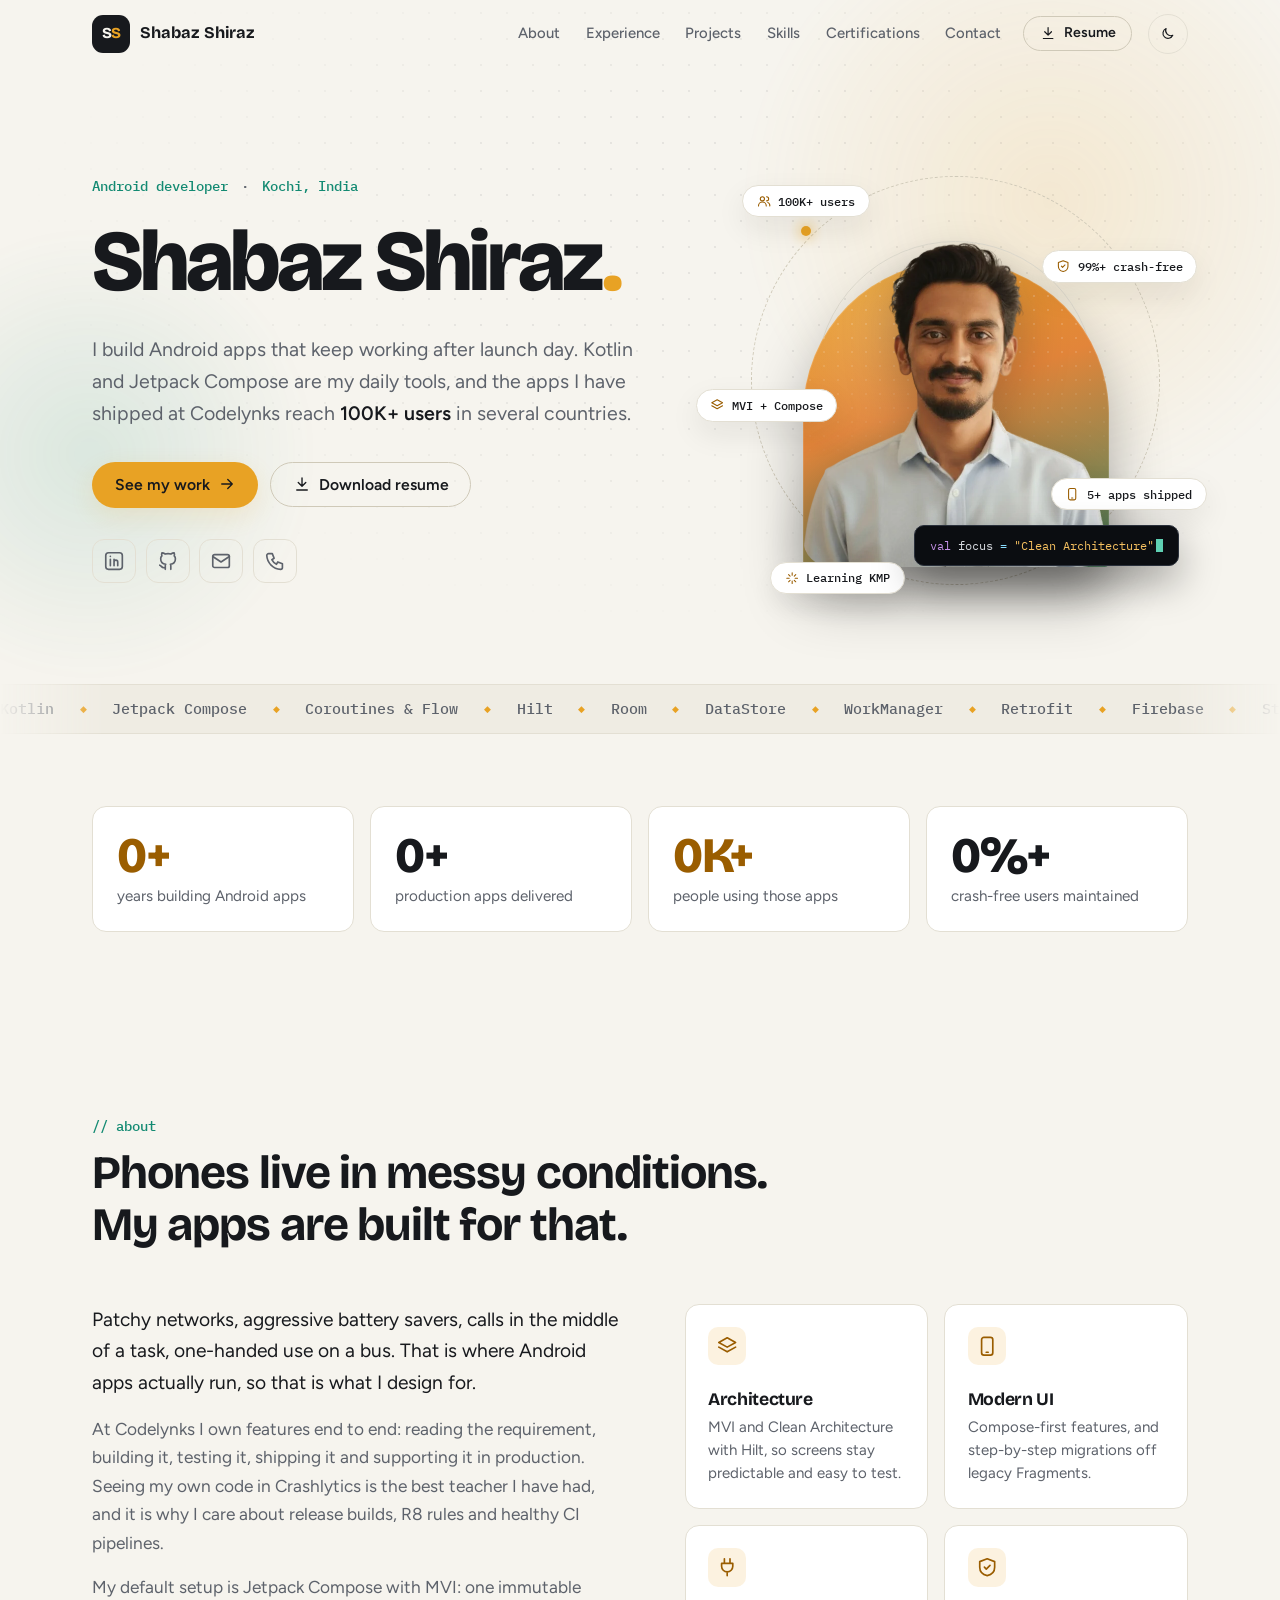
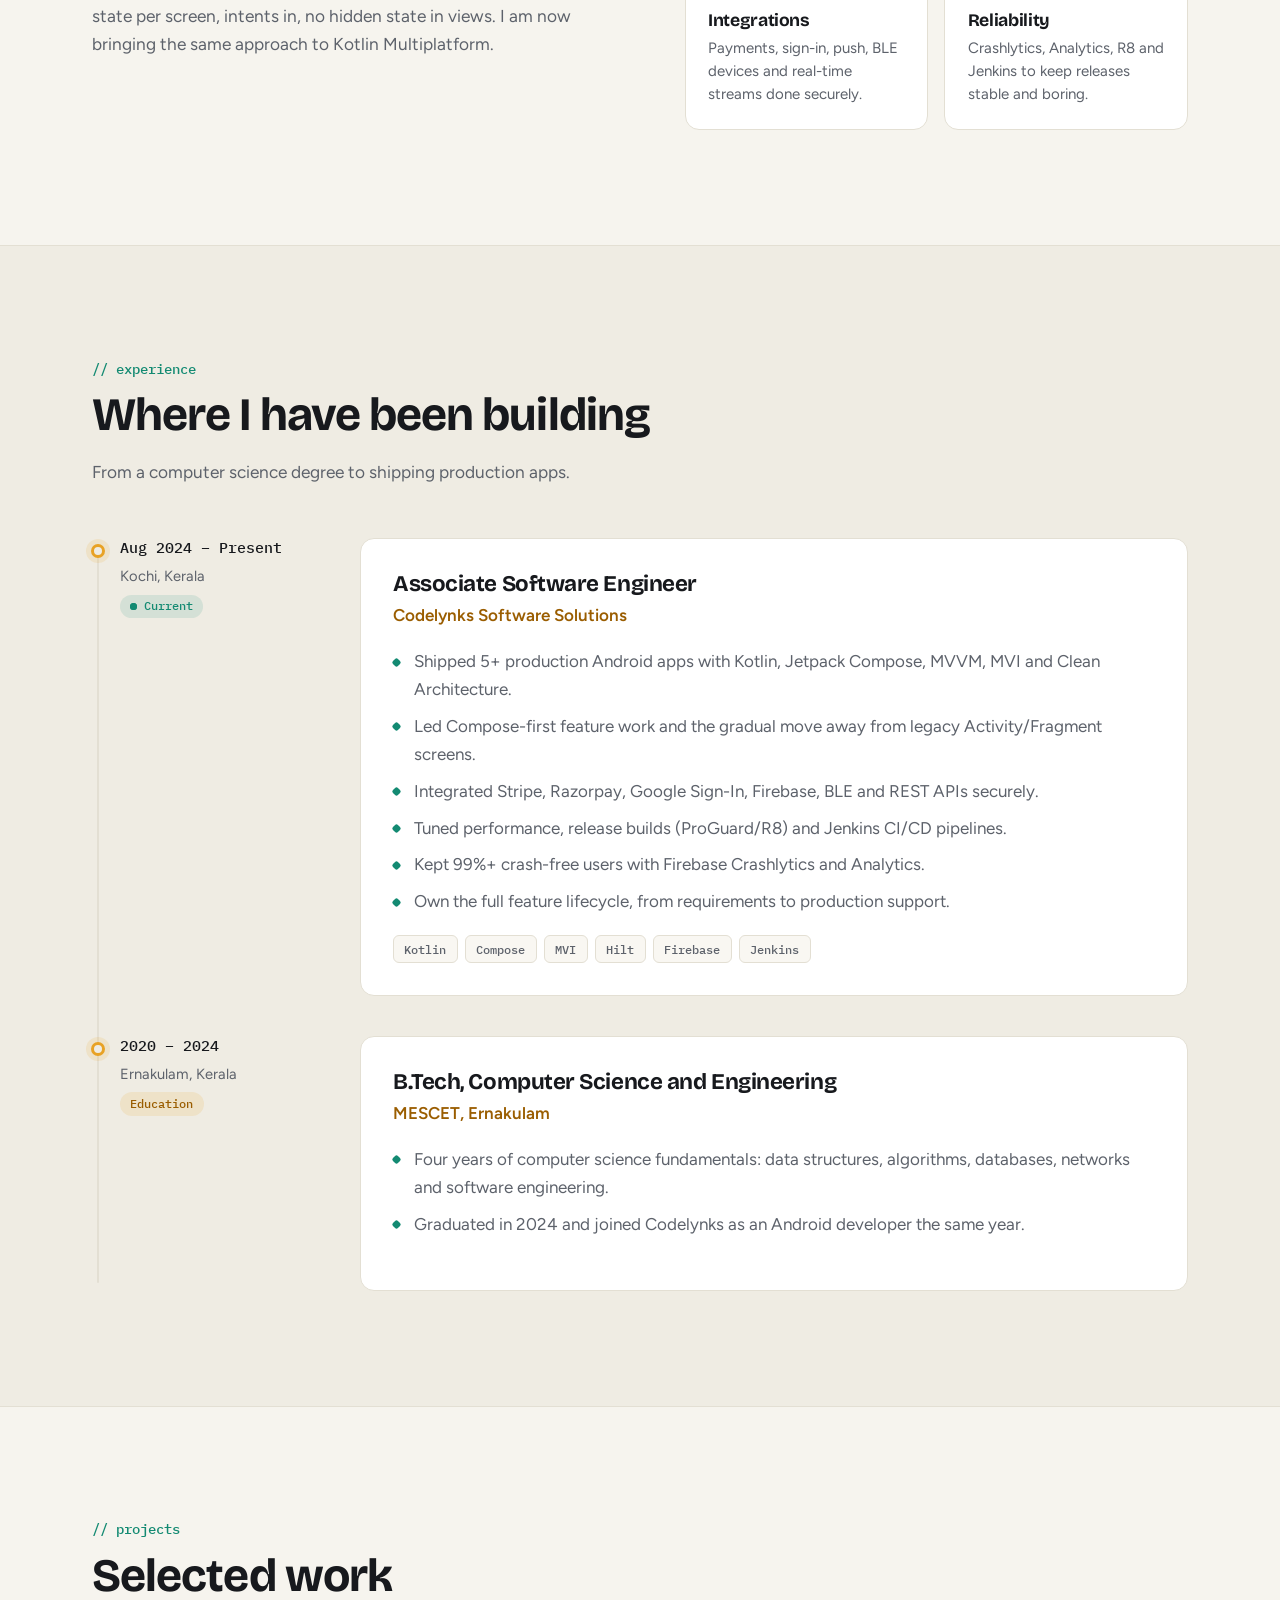
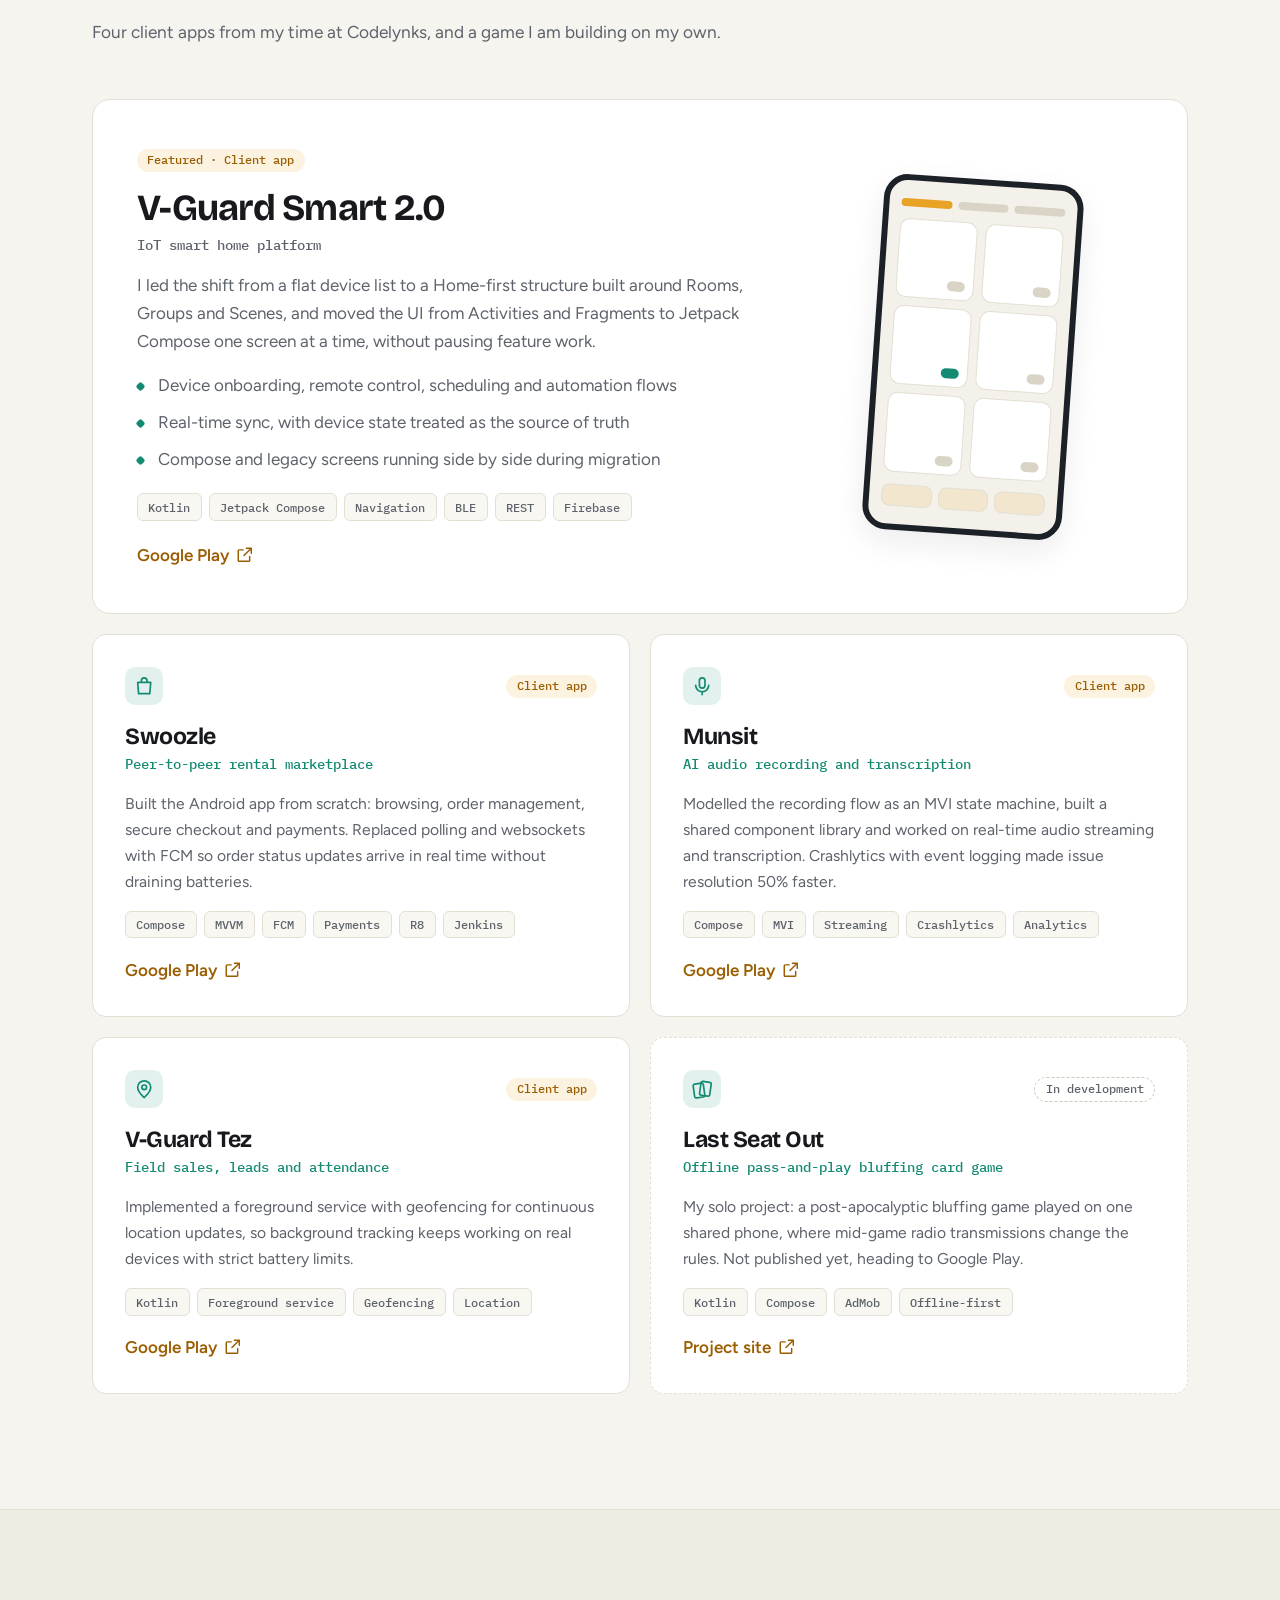
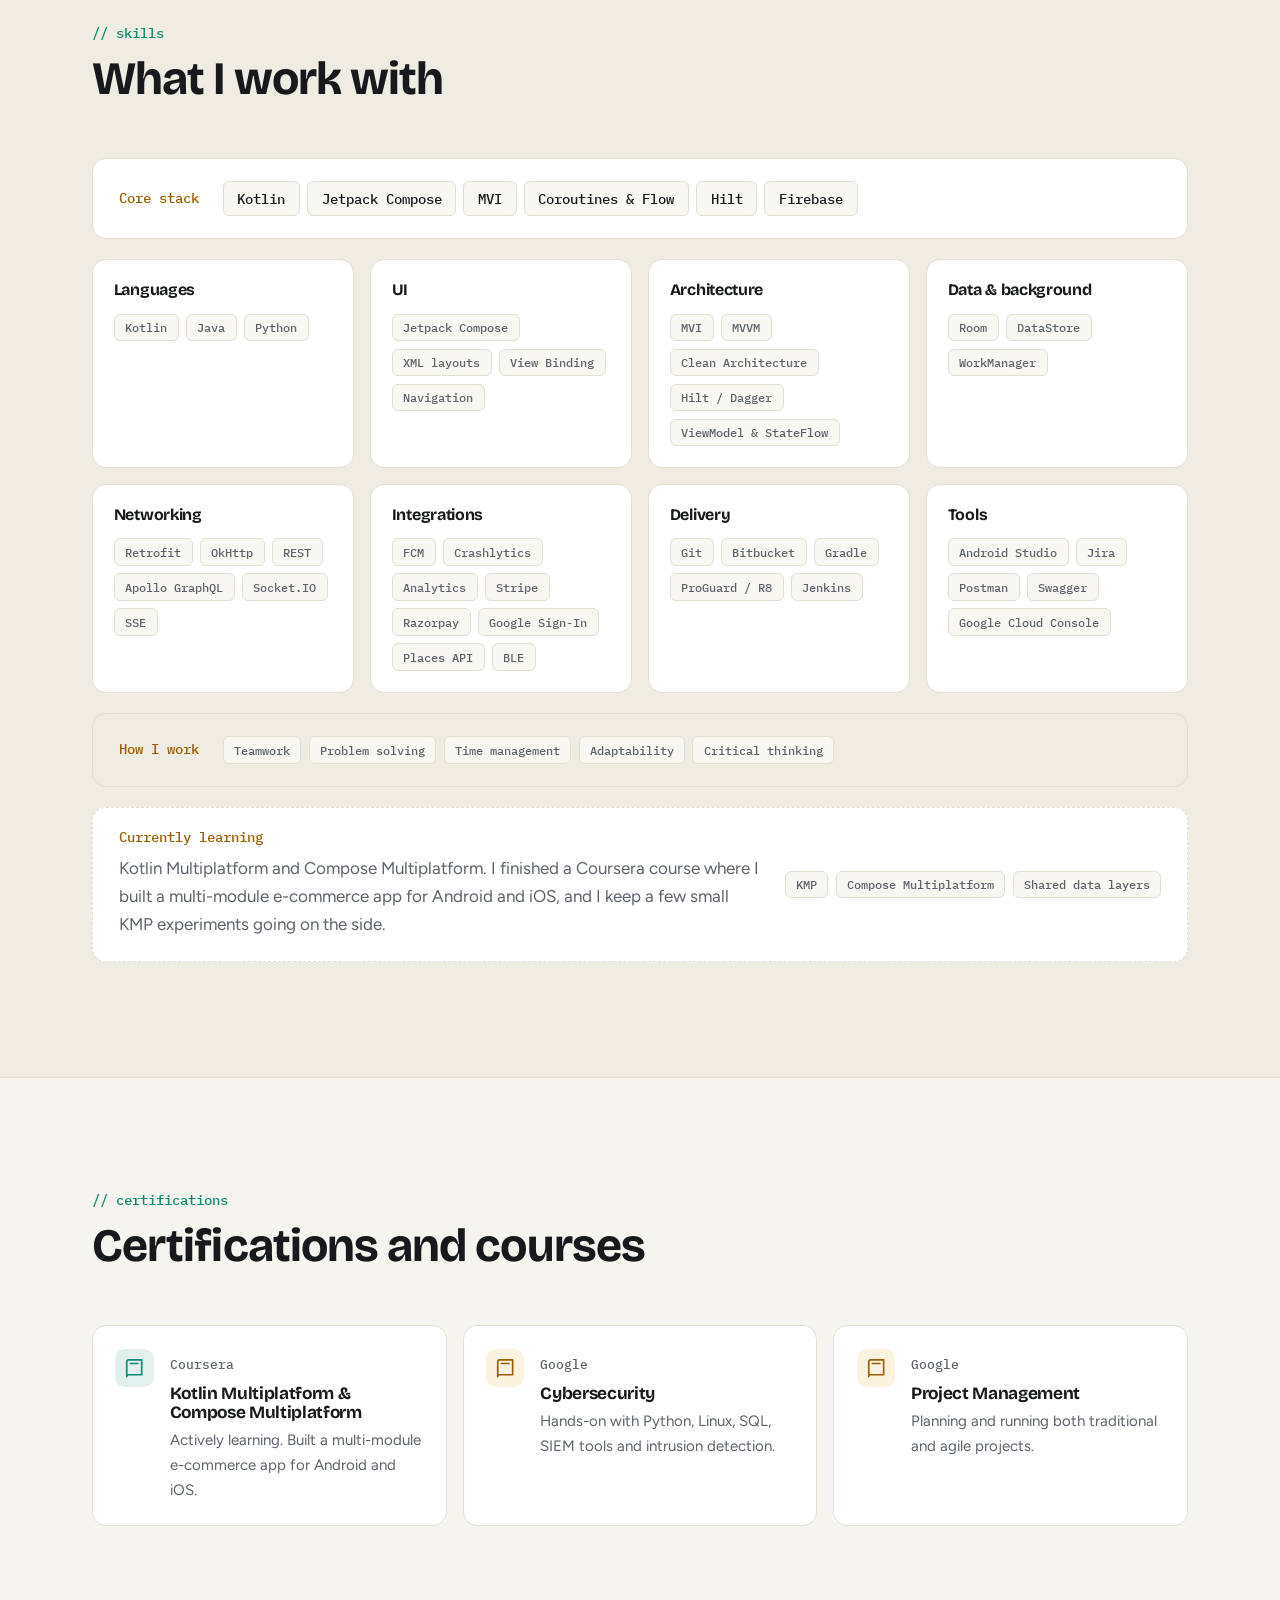
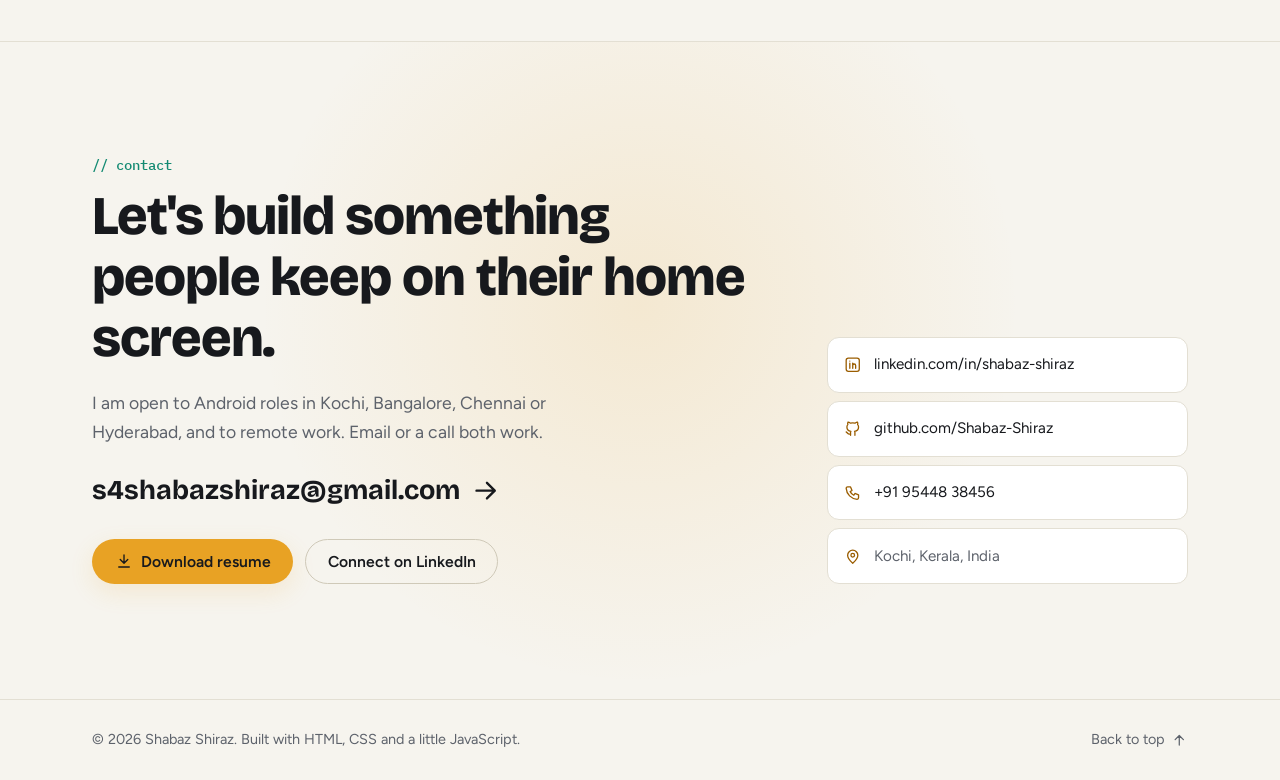
<file: index.html>
<!doctype html>
<html lang="en" data-theme="dark">
<head>
	<meta charset="utf-8">
	<meta name="viewport" content="width=device-width, initial-scale=1">
	<title>Shabaz Shiraz | Android Developer</title>
	<meta name="description" content="Shabaz Shiraz is an Android developer in Kochi building production apps with Kotlin, Jetpack Compose and MVI. 2+ years, 5+ shipped apps, 100K+ users.">
	<meta name="theme-color" id="themeColor" content="#0f1115">
	<meta property="og:type" content="website">
	<meta property="og:title" content="Shabaz Shiraz | Android Developer">
	<meta property="og:description" content="Android developer building production apps with Kotlin, Jetpack Compose and MVI.">
	<meta property="og:image" content="https://shabaz-shiraz.github.io/assets/img/portrait.png">
	<meta property="og:url" content="https://shabaz-shiraz.github.io/">
	<meta property="og:site_name" content="Shabaz Shiraz">
	<meta property="og:image:alt" content="Portrait of Shabaz Shiraz">
	<meta name="twitter:card" content="summary">
	<meta name="author" content="Shabaz Shiraz">
	<link rel="canonical" href="https://shabaz-shiraz.github.io/">
	<link rel="apple-touch-icon" href="assets/img/portrait.png">
	<link rel="manifest" href="site.webmanifest">
	<script type="application/ld+json">
	{
		"@context": "https://schema.org",
		"@type": "Person",
		"name": "Shabaz Shiraz",
		"jobTitle": "Android Developer",
		"url": "https://shabaz-shiraz.github.io/",
		"image": "https://shabaz-shiraz.github.io/assets/img/portrait.png",
		"email": "mailto:s4shabazshiraz@gmail.com",
		"telephone": "+91 9544838456",
		"worksFor": { "@type": "Organization", "name": "Codelynks Software Solutions" },
		"address": { "@type": "PostalAddress", "addressLocality": "Kochi", "addressRegion": "Kerala", "addressCountry": "IN" },
		"sameAs": ["https://www.linkedin.com/in/shabaz-shiraz/", "https://github.com/Shabaz-Shiraz"]
	}
	</script>
	<link rel="icon" href="assets/img/favicon.svg" type="image/svg+xml">

	<!-- Apply the saved or system theme before first paint, so there is no flash -->
	<script>
		(function () {
			var t = null;
			try { t = localStorage.getItem('theme'); } catch (e) {}
			if (t !== 'light' && t !== 'dark') {
				t = window.matchMedia('(prefers-color-scheme: light)').matches ? 'light' : 'dark';
			}
			document.documentElement.setAttribute('data-theme', t);
			document.documentElement.classList.add('js');
		})();
	</script>

	<link rel="preconnect" href="https://fonts.googleapis.com">
	<link rel="preconnect" href="https://fonts.gstatic.com" crossorigin>
	<link href="https://fonts.googleapis.com/css2?family=Bricolage+Grotesque:opsz,wght@12..96,500;12..96,700;12..96,800&family=Figtree:wght@400;500;600&family=IBM+Plex+Mono:wght@400;500&display=swap" rel="stylesheet">
	<link rel="stylesheet" href="assets/css/style.css">
</head>
<body>
	<a class="skip-link" href="#main">Skip to content</a>
	<div class="scroll-progress" id="scrollProgress" aria-hidden="true"></div>

	<!-- Header -->
	<header class="site-header" id="siteHeader">
		<div class="container header-inner">
			<a class="brand" href="#top" aria-label="Shabaz Shiraz, back to top">
				<span class="brand-mark" aria-hidden="true">S<span>S</span></span>
				<span class="brand-name">Shabaz Shiraz</span>
			</a>

			<nav class="main-nav" id="mainNav" aria-label="Main">
				<a class="nav-link" href="#about">About</a>
				<a class="nav-link" href="#experience">Experience</a>
				<a class="nav-link" href="#projects">Projects</a>
				<a class="nav-link" href="#skills">Skills</a>
				<a class="nav-link" href="#education">Certifications</a>
				<a class="nav-link" href="#contact">Contact</a>
				<a class="btn btn-outline btn-sm nav-resume" href="assets/resume/Shabaz_Shiraz_Android_Developer.pdf" download="Shabaz_Shiraz_Android_Developer.pdf">
					<svg class="i" aria-hidden="true"><use href="#i-download"/></svg> Resume
				</a>
			</nav>

			<div class="header-actions">
				<button class="icon-btn" id="themeToggle" type="button" aria-label="Switch theme">
					<svg class="i i-sun" aria-hidden="true"><use href="#i-sun"/></svg>
					<svg class="i i-moon" aria-hidden="true"><use href="#i-moon"/></svg>
				</button>
				<button class="icon-btn menu-toggle" id="menuToggle" type="button" aria-controls="mainNav" aria-expanded="false" aria-label="Open menu">
					<span class="burger" aria-hidden="true"><span></span><span></span><span></span></span>
				</button>
			</div>
		</div>
	</header>

	<main id="main">
		<!-- Hero -->
		<section class="hero" id="top">
			<div class="hero-grid-bg" aria-hidden="true"></div>
			<div class="container hero-inner">
				<div class="hero-copy">
					<p class="eyebrow hero-in" style="--d:0">Android developer <span aria-hidden="true">·</span> Kochi, India</p>
					<h1 class="hero-title hero-in" style="--d:1">Shabaz Shiraz<span class="dot" aria-hidden="true">.</span></h1>
					<p class="hero-lede hero-in" style="--d:2">
						I build Android apps that keep working after launch day. Kotlin and Jetpack Compose are my daily tools, and the apps I have shipped at Codelynks reach <strong>100K+ users</strong> in several countries.
					</p>
					<div class="hero-cta hero-in" style="--d:3">
						<a class="btn btn-primary" href="#projects">See my work <svg class="i" aria-hidden="true"><use href="#i-arrow"/></svg></a>
						<a class="btn btn-outline" href="assets/resume/Shabaz_Shiraz_Android_Developer.pdf" download="Shabaz_Shiraz_Android_Developer.pdf"><svg class="i" aria-hidden="true"><use href="#i-download"/></svg> Download resume</a>
					</div>
					<ul class="social-row hero-in" style="--d:4" aria-label="Profiles">
						<li><a href="https://www.linkedin.com/in/shabaz-shiraz/" target="_blank" rel="noopener" aria-label="LinkedIn"><svg class="i" aria-hidden="true"><use href="#i-linkedin"/></svg></a></li>
						<li><a href="https://github.com/Shabaz-Shiraz" target="_blank" rel="noopener" aria-label="GitHub"><svg class="i" aria-hidden="true"><use href="#i-github"/></svg></a></li>
						<li><a href="mailto:s4shabazshiraz@gmail.com" aria-label="Email"><svg class="i" aria-hidden="true"><use href="#i-mail"/></svg></a></li>
						<li><a href="tel:+919544838456" aria-label="Call"><svg class="i" aria-hidden="true"><use href="#i-call"/></svg></a></li>
					</ul>
				</div>

				<!-- Abstract phone visual with orbiting chips (no photos, no logos) -->
				<div class="hero-visual hero-in" style="--d:2">
					<div class="orbit"></div>
					<div class="orbit orbit-2"></div>
					<div class="portrait">
						<div class="portrait-bg"></div>
						<picture>
							<source srcset="assets/img/portrait.webp" type="image/webp">
							<img src="assets/img/portrait.png" alt="Portrait of Shabaz Shiraz" width="560" height="595" fetchpriority="high">
						</picture>
					</div>

					<span class="chip float c1" aria-hidden="true"><svg class="i" ><use href="#i-users"/></svg>100K+ users</span>
					<span class="chip float c2" aria-hidden="true"><svg class="i"><use href="#i-shield"/></svg>99%+ crash-free</span>
					<span class="chip float c3" aria-hidden="true"><svg class="i"><use href="#i-layers"/></svg>MVI + Compose</span>
					<span class="chip float c4" aria-hidden="true"><svg class="i"><use href="#i-phone"/></svg>5+ apps shipped</span>
					<span class="chip float c5" aria-hidden="true"><svg class="i"><use href="#i-spark"/></svg>Learning KMP</span>

					<div class="code-card" aria-hidden="true">
						<span class="code-key">val</span> focus <span class="code-op">=</span>
						<code data-typing="&quot;Jetpack Compose&quot;|&quot;Clean Architecture&quot;|&quot;Kotlin Multiplatform&quot;|&quot;Crash-free releases&quot;">"Jetpack Compose"</code>
					</div>
				</div>
			</div>

			<!-- Tech marquee: list is duplicated so the loop is seamless -->
			<div class="marquee" aria-label="Technologies I work with">
				<div class="marquee-track">
					<ul>
						<li>Kotlin</li><li>Jetpack Compose</li><li>Coroutines &amp; Flow</li><li>Hilt</li><li>Room</li><li>DataStore</li><li>WorkManager</li><li>Retrofit</li><li>Firebase</li><li>Stripe</li><li>Razorpay</li><li>BLE</li><li>Jenkins</li><li>Kotlin Multiplatform</li>
					</ul>
					<ul aria-hidden="true">
						<li>Kotlin</li><li>Jetpack Compose</li><li>Coroutines &amp; Flow</li><li>Hilt</li><li>Room</li><li>DataStore</li><li>WorkManager</li><li>Retrofit</li><li>Firebase</li><li>Stripe</li><li>Razorpay</li><li>BLE</li><li>Jenkins</li><li>Kotlin Multiplatform</li>
					</ul>
				</div>
			</div>
		</section>

		<!-- Stats -->
		<section class="stats" aria-label="At a glance">
			<div class="container stats-grid" data-stagger>
				<div class="stat reveal"><span class="stat-num" data-count="2" data-suffix="+">2+</span><span class="stat-label">years building Android apps</span></div>
				<div class="stat reveal"><span class="stat-num" data-count="5" data-suffix="+">5+</span><span class="stat-label">production apps delivered</span></div>
				<div class="stat reveal"><span class="stat-num" data-count="100" data-suffix="K+">100K+</span><span class="stat-label">people using those apps</span></div>
				<div class="stat reveal"><span class="stat-num" data-count="99" data-suffix="%+">99%+</span><span class="stat-label">crash-free users maintained</span></div>
			</div>
		</section>

		<!-- About -->
		<section class="section" id="about">
			<div class="container">
				<header class="section-head reveal">
					<p class="section-tag">// about</p>
					<h2>Phones live in messy conditions. My apps are built for that.</h2>
				</header>
				<div class="about-grid">
					<div class="about-copy reveal">
						<p>Patchy networks, aggressive battery savers, calls in the middle of a task, one-handed use on a bus. That is where Android apps actually run, so that is what I design for.</p>
						<p>At Codelynks I own features end to end: reading the requirement, building it, testing it, shipping it and supporting it in production. Seeing my own code in Crashlytics is the best teacher I have had, and it is why I care about release builds, R8 rules and healthy CI pipelines.</p>
						<p>My default setup is Jetpack Compose with MVI: one immutable state per screen, intents in, no hidden state in views. I am now bringing the same approach to Kotlin Multiplatform.</p>
					</div>
					<div class="focus-grid" data-stagger>
						<article class="focus-card reveal">
							<svg class="i" aria-hidden="true"><use href="#i-layers"/></svg>
							<h3>Architecture</h3>
							<p>MVI and Clean Architecture with Hilt, so screens stay predictable and easy to test.</p>
						</article>
						<article class="focus-card reveal">
							<svg class="i" aria-hidden="true"><use href="#i-phone"/></svg>
							<h3>Modern UI</h3>
							<p>Compose-first features, and step-by-step migrations off legacy Fragments.</p>
						</article>
						<article class="focus-card reveal">
							<svg class="i" aria-hidden="true"><use href="#i-plug"/></svg>
							<h3>Integrations</h3>
							<p>Payments, sign-in, push, BLE devices and real-time streams done securely.</p>
						</article>
						<article class="focus-card reveal">
							<svg class="i" aria-hidden="true"><use href="#i-shield"/></svg>
							<h3>Reliability</h3>
							<p>Crashlytics, Analytics, R8 and Jenkins to keep releases stable and boring.</p>
						</article>
					</div>
				</div>
			</div>
		</section>

		<!-- Experience -->
		<section class="section section-alt" id="experience">
			<div class="container">
				<header class="section-head reveal">
					<p class="section-tag">// experience</p>
					<h2>Where I have been building</h2>
					<p class="section-intro">From a computer science degree to shipping production apps.</p>
				</header>
				<ol class="timeline" id="timeline">
					<li class="tl-item reveal">
						<div class="tl-meta">
							<span class="tl-date">Aug 2024 – Present</span>
							<span class="tl-place">Kochi, Kerala</span>
							<span class="badge badge-live"><span class="pulse"></span>Current</span>
						</div>
						<div class="tl-body">
							<h3>Associate Software Engineer</h3>
							<p class="tl-company">Codelynks Software Solutions</p>
							<ul class="tl-list">
								<li>Shipped 5+ production Android apps with Kotlin, Jetpack Compose, MVVM, MVI and Clean Architecture.</li>
								<li>Led Compose-first feature work and the gradual move away from legacy Activity/Fragment screens.</li>
								<li>Integrated Stripe, Razorpay, Google Sign-In, Firebase, BLE and REST APIs securely.</li>
								<li>Tuned performance, release builds (ProGuard/R8) and Jenkins CI/CD pipelines.</li>
								<li>Kept 99%+ crash-free users with Firebase Crashlytics and Analytics.</li>
								<li>Own the full feature lifecycle, from requirements to production support.</li>
							</ul>
							<ul class="tag-list" aria-label="Technologies">
								<li>Kotlin</li><li>Compose</li><li>MVI</li><li>Hilt</li><li>Firebase</li><li>Jenkins</li>
							</ul>
						</div>
					</li>
					<li class="tl-item reveal">
						<div class="tl-meta">
							<span class="tl-date">2020 – 2024</span>
							<span class="tl-place">Ernakulam, Kerala</span>
							<span class="badge">Education</span>
						</div>
						<div class="tl-body">
							<h3>B.Tech, Computer Science and Engineering</h3>
							<p class="tl-company">MESCET, Ernakulam</p>
							<ul class="tl-list">
								<li>Four years of computer science fundamentals: data structures, algorithms, databases, networks and software engineering.</li>
								<li>Graduated in 2024 and joined Codelynks as an Android developer the same year.</li>
							</ul>
						</div>
					</li>
				</ol>
			</div>
		</section>

		<!-- Projects -->
		<section class="section" id="projects">
			<div class="container">
				<header class="section-head reveal">
					<p class="section-tag">// projects</p>
					<h2>Selected work</h2>
					<p class="section-intro">Four client apps from my time at Codelynks, and a game I am building on my own.</p>
				</header>

				<article class="project-featured spot reveal">
					<div class="pf-copy">
						<span class="badge">Featured · Client app</span>
						<h3>V-Guard Smart 2.0</h3>
						<p class="pf-tagline">IoT smart home platform</p>
						<p>I led the shift from a flat device list to a Home-first structure built around Rooms, Groups and Scenes, and moved the UI from Activities and Fragments to Jetpack Compose one screen at a time, without pausing feature work.</p>
						<ul class="tl-list">
							<li>Device onboarding, remote control, scheduling and automation flows</li>
							<li>Real-time sync, with device state treated as the source of truth</li>
							<li>Compose and legacy screens running side by side during migration</li>
						</ul>
						<ul class="tag-list"><li>Kotlin</li><li>Jetpack Compose</li><li>Navigation</li><li>BLE</li><li>REST</li><li>Firebase</li></ul>
						<!-- PLAY STORE: replace with the exact app URL -->
						<a class="pc-link" href="https://play.google.com/store/search?q=V-Guard+Smart&amp;c=apps" target="_blank" rel="noopener">Google Play <svg class="i" aria-hidden="true"><use href="#i-external"/></svg></a>
					</div>
					<div class="pf-art" aria-hidden="true">
						<div class="mini-phone">
							<div class="mp-tabs"><span class="on"></span><span></span><span></span></div>
							<div class="mp-grid"><i class="on"></i><i></i><i class="on"></i><i></i><i></i><i class="on"></i></div>
							<div class="mp-scenes"><span></span><span></span><span></span></div>
						</div>
					</div>
				</article>

				<div class="project-grid" data-stagger>
					<article class="project-card spot reveal">
						<div class="pc-top"><svg class="i" aria-hidden="true"><use href="#i-bag"/></svg><span class="badge">Client app</span></div>
						<h3>Swoozle</h3>
						<p class="pc-tagline">Peer-to-peer rental marketplace</p>
						<p>Built the Android app from scratch: browsing, order management, secure checkout and payments. Replaced polling and websockets with FCM so order status updates arrive in real time without draining batteries.</p>
						<ul class="tag-list"><li>Compose</li><li>MVVM</li><li>FCM</li><li>Payments</li><li>R8</li><li>Jenkins</li></ul>
						<!-- PLAY STORE: replace with the exact app URL -->
						<a class="pc-link" href="https://play.google.com/store/search?q=Swoozle&amp;c=apps" target="_blank" rel="noopener">Google Play <svg class="i" aria-hidden="true"><use href="#i-external"/></svg></a>
					</article>

					<article class="project-card spot reveal">
						<div class="pc-top"><svg class="i" aria-hidden="true"><use href="#i-mic"/></svg><span class="badge">Client app</span></div>
						<h3>Munsit</h3>
						<p class="pc-tagline">AI audio recording and transcription</p>
						<p>Modelled the recording flow as an MVI state machine, built a shared component library and worked on real-time audio streaming and transcription. Crashlytics with event logging made issue resolution 50% faster.</p>
						<ul class="tag-list"><li>Compose</li><li>MVI</li><li>Streaming</li><li>Crashlytics</li><li>Analytics</li></ul>
						<!-- PLAY STORE: replace with the exact app URL -->
						<a class="pc-link" href="https://play.google.com/store/search?q=Munsit&amp;c=apps" target="_blank" rel="noopener">Google Play <svg class="i" aria-hidden="true"><use href="#i-external"/></svg></a>
					</article>

					<article class="project-card spot reveal">
						<div class="pc-top"><svg class="i" aria-hidden="true"><use href="#i-pin"/></svg><span class="badge">Client app</span></div>
						<h3>V-Guard Tez</h3>
						<p class="pc-tagline">Field sales, leads and attendance</p>
						<p>Implemented a foreground service with geofencing for continuous location updates, so background tracking keeps working on real devices with strict battery limits.</p>
						<ul class="tag-list"><li>Kotlin</li><li>Foreground service</li><li>Geofencing</li><li>Location</li></ul>
						<!-- PLAY STORE: replace with the exact app URL -->
						<a class="pc-link" href="https://play.google.com/store/search?q=V-Guard+Tez&amp;c=apps" target="_blank" rel="noopener">Google Play <svg class="i" aria-hidden="true"><use href="#i-external"/></svg></a>
					</article>

					<article class="project-card spot reveal is-wip">
						<div class="pc-top"><svg class="i" aria-hidden="true"><use href="#i-cards"/></svg><span class="badge badge-wip">In development</span></div>
						<h3>Last Seat Out</h3>
						<p class="pc-tagline">Offline pass-and-play bluffing card game</p>
						<p>My solo project: a post-apocalyptic bluffing game played on one shared phone, where mid-game radio transmissions change the rules. Not published yet, heading to Google Play.</p>
						<ul class="tag-list"><li>Kotlin</li><li>Compose</li><li>AdMob</li><li>Offline-first</li></ul>
						<a class="pc-link" href="https://lastseatout.github.io" target="_blank" rel="noopener">Project site <svg class="i" aria-hidden="true"><use href="#i-external"/></svg></a>
					</article>
				</div>
			</div>
		</section>

		<!-- Skills -->
		<section class="section section-alt" id="skills">
			<div class="container">
				<header class="section-head reveal">
					<p class="section-tag">// skills</p>
					<h2>What I work with</h2>
				</header>

				<div class="core-stack reveal">
					<span class="core-label">Core stack</span>
					<ul class="tag-list tag-list-lg"><li>Kotlin</li><li>Jetpack Compose</li><li>MVI</li><li>Coroutines &amp; Flow</li><li>Hilt</li><li>Firebase</li></ul>
				</div>

				<div class="skills-grid" data-stagger>
					<div class="skill-group reveal"><h3>Languages</h3><ul class="tag-list"><li>Kotlin</li><li>Java</li><li>Python</li></ul></div>
					<div class="skill-group reveal"><h3>UI</h3><ul class="tag-list"><li>Jetpack Compose</li><li>XML layouts</li><li>View Binding</li><li>Navigation</li></ul></div>
					<div class="skill-group reveal"><h3>Architecture</h3><ul class="tag-list"><li>MVI</li><li>MVVM</li><li>Clean Architecture</li><li>Hilt / Dagger</li><li>ViewModel &amp; StateFlow</li></ul></div>
					<div class="skill-group reveal"><h3>Data &amp; background</h3><ul class="tag-list"><li>Room</li><li>DataStore</li><li>WorkManager</li></ul></div>
					<div class="skill-group reveal"><h3>Networking</h3><ul class="tag-list"><li>Retrofit</li><li>OkHttp</li><li>REST</li><li>Apollo GraphQL</li><li>Socket.IO</li><li>SSE</li></ul></div>
					<div class="skill-group reveal"><h3>Integrations</h3><ul class="tag-list"><li>FCM</li><li>Crashlytics</li><li>Analytics</li><li>Stripe</li><li>Razorpay</li><li>Google Sign-In</li><li>Places API</li><li>BLE</li></ul></div>
					<div class="skill-group reveal"><h3>Delivery</h3><ul class="tag-list"><li>Git</li><li>Bitbucket</li><li>Gradle</li><li>ProGuard / R8</li><li>Jenkins</li></ul></div>
					<div class="skill-group reveal"><h3>Tools</h3><ul class="tag-list"><li>Android Studio</li><li>Jira</li><li>Postman</li><li>Swagger</li><li>Google Cloud Console</li></ul></div>
				</div>

				<div class="core-stack soft reveal">
					<span class="core-label">How I work</span>
					<ul class="tag-list"><li>Teamwork</li><li>Problem solving</li><li>Time management</li><li>Adaptability</li><li>Critical thinking</li></ul>
				</div>

				<div class="learning reveal">
					<div>
						<span class="core-label">Currently learning</span>
						<p>Kotlin Multiplatform and Compose Multiplatform. I finished a Coursera course where I built a multi-module e-commerce app for Android and iOS, and I keep a few small KMP experiments going on the side.</p>
					</div>
					<ul class="tag-list"><li>KMP</li><li>Compose Multiplatform</li><li>Shared data layers</li></ul>
				</div>
			</div>
		</section>

		<!-- Education -->
		<section class="section" id="education">
			<div class="container">
				<header class="section-head reveal">
					<p class="section-tag">// certifications</p>
					<h2>Certifications and courses</h2>
				</header>
				<div class="edu-grid edu-grid-3" data-stagger>
					<article class="edu-card reveal">
						<svg class="i" aria-hidden="true"><use href="#i-book"/></svg>
						<div>
							<span class="edu-date">Coursera</span>
							<h3>Kotlin Multiplatform &amp; Compose Multiplatform</h3>
							<p>Actively learning. Built a multi-module e-commerce app for Android and iOS.</p>
						</div>
					</article>
					<article class="edu-card reveal">
						<svg class="i" aria-hidden="true"><use href="#i-book"/></svg>
						<div>
							<span class="edu-date">Google</span>
							<h3>Cybersecurity</h3>
							<p>Hands-on with Python, Linux, SQL, SIEM tools and intrusion detection.</p>
						</div>
					</article>
					<article class="edu-card reveal">
						<svg class="i" aria-hidden="true"><use href="#i-book"/></svg>
						<div>
							<span class="edu-date">Google</span>
							<h3>Project Management</h3>
							<p>Planning and running both traditional and agile projects.</p>
						</div>
					</article>
				</div>
			</div>
		</section>

		<!-- Contact -->
		<section class="section contact" id="contact">
			<div class="contact-glow" aria-hidden="true"></div>
			<div class="container contact-inner">
				<div class="reveal">
					<p class="section-tag">// contact</p>
					<h2 class="contact-title">Let's build something people keep on their home screen.</h2>
					<p class="contact-lede">I am open to Android roles in Kochi, Bangalore, Chennai or Hyderabad, and to remote work. Email or a call both work.</p>
					<a class="contact-email" href="mailto:s4shabazshiraz@gmail.com">s4shabazshiraz@gmail.com <svg class="i" aria-hidden="true"><use href="#i-arrow"/></svg></a>
					<div class="contact-cta">
						<a class="btn btn-primary" href="assets/resume/Shabaz_Shiraz_Android_Developer.pdf" download="Shabaz_Shiraz_Android_Developer.pdf"><svg class="i" aria-hidden="true"><use href="#i-download"/></svg> Download resume</a>
						<a class="btn btn-outline" href="https://www.linkedin.com/in/shabaz-shiraz/" target="_blank" rel="noopener">Connect on LinkedIn</a>
					</div>
				</div>
				<ul class="contact-list reveal" data-stagger>
					<li><svg class="i" aria-hidden="true"><use href="#i-linkedin"/></svg><a href="https://www.linkedin.com/in/shabaz-shiraz/" target="_blank" rel="noopener">linkedin.com/in/shabaz-shiraz</a></li>
					<li><svg class="i" aria-hidden="true"><use href="#i-github"/></svg><a href="https://github.com/Shabaz-Shiraz" target="_blank" rel="noopener">github.com/Shabaz-Shiraz</a></li>
					<li><svg class="i" aria-hidden="true"><use href="#i-call"/></svg><a href="tel:+919544838456">+91 95448 38456</a></li>
					<li><svg class="i" aria-hidden="true"><use href="#i-pin"/></svg><span>Kochi, Kerala, India</span></li>
				</ul>
			</div>
		</section>
	</main>

	<footer class="site-footer">
		<div class="container footer-inner">
			<p>© <span id="year">2026</span> Shabaz Shiraz. Built with HTML, CSS and a little JavaScript.</p>
			<a href="#top" class="footer-top">Back to top <svg class="i" aria-hidden="true"><use href="#i-up"/></svg></a>
		</div>
	</footer>

	<a href="#top" class="back-to-top" id="backToTop" aria-label="Back to top"><svg class="i" aria-hidden="true"><use href="#i-up"/></svg></a>

	<!-- Icon sprite (simple line icons, drawn for this site) -->
	<svg width="0" height="0" style="position:absolute" aria-hidden="true">
		<defs>
			<symbol id="i-arrow" viewBox="0 0 24 24"><path d="M5 12h14M13 6l6 6-6 6"/></symbol>
			<symbol id="i-up" viewBox="0 0 24 24"><path d="M12 19V5M6 11l6-6 6 6"/></symbol>
			<symbol id="i-external" viewBox="0 0 24 24"><path d="M14 4h6v6M20 4l-9 9M18 14v5a1 1 0 0 1-1 1H5a1 1 0 0 1-1-1V7a1 1 0 0 1 1-1h5"/></symbol>
			<symbol id="i-download" viewBox="0 0 24 24"><path d="M12 4v11M7 10l5 5 5-5M5 20h14"/></symbol>
			<symbol id="i-sun" viewBox="0 0 24 24"><circle cx="12" cy="12" r="4"/><path d="M12 2v2M12 20v2M4.9 4.9l1.4 1.4M17.7 17.7l1.4 1.4M2 12h2M20 12h2M4.9 19.1l1.4-1.4M17.7 6.3l1.4-1.4"/></symbol>
			<symbol id="i-moon" viewBox="0 0 24 24"><path d="M20 14.5A8 8 0 0 1 9.5 4a8 8 0 1 0 10.5 10.5z"/></symbol>
			<symbol id="i-mail" viewBox="0 0 24 24"><rect x="3" y="5" width="18" height="14" rx="2"/><path d="m3 7 9 6 9-6"/></symbol>
			<symbol id="i-linkedin" viewBox="0 0 24 24"><rect x="3" y="3" width="18" height="18" rx="3"/><path d="M8 10v7M8 7v.01M12 17v-4a2 2 0 0 1 4 0v4M12 10v7"/></symbol>
			<symbol id="i-github" viewBox="0 0 24 24"><path d="M9 19c-4 1.5-4-2-6-2.5M15 21v-3.5c0-1 .1-1.4-.5-2 2.8-.3 5.5-1.4 5.5-6a4.6 4.6 0 0 0-1.3-3.2 4.2 4.2 0 0 0-.1-3.2s-1.1-.3-3.5 1.3a12 12 0 0 0-6.2 0C6.5 2.8 5.4 3.1 5.4 3.1a4.2 4.2 0 0 0-.1 3.2A4.6 4.6 0 0 0 4 9.5c0 4.6 2.7 5.7 5.5 6-.6.6-.6 1.2-.5 2V21"/></symbol>
			<symbol id="i-users" viewBox="0 0 24 24"><circle cx="9" cy="8" r="3.5"/><path d="M2.5 20a6.5 6.5 0 0 1 13 0M16 4.5a3.5 3.5 0 0 1 0 7M18 14a6 6 0 0 1 3.5 6"/></symbol>
			<symbol id="i-shield" viewBox="0 0 24 24"><path d="M12 3 4 6v6c0 5 3.5 8 8 9 4.5-1 8-4 8-9V6z"/><path d="m9 12 2 2 4-4"/></symbol>
			<symbol id="i-layers" viewBox="0 0 24 24"><path d="m12 3 9 5-9 5-9-5z"/><path d="m3 13 9 5 9-5"/></symbol>
			<symbol id="i-phone" viewBox="0 0 24 24"><rect x="6" y="2.5" width="12" height="19" rx="2.5"/><path d="M11 18.5h2"/></symbol>
			<symbol id="i-spark" viewBox="0 0 24 24"><path d="M12 3v4M12 17v4M3 12h4M17 12h4M6 6l2.5 2.5M15.5 15.5 18 18M6 18l2.5-2.5M15.5 8.5 18 6"/></symbol>
			<symbol id="i-plug" viewBox="0 0 24 24"><path d="M9 3v5M15 3v5M6 8h12v3a6 6 0 0 1-12 0zM12 17v4"/></symbol>
			<symbol id="i-bag" viewBox="0 0 24 24"><path d="M5 8h14l-1 12H6zM9 8V6a3 3 0 0 1 6 0v2"/></symbol>
			<symbol id="i-mic" viewBox="0 0 24 24"><rect x="9" y="3" width="6" height="11" rx="3"/><path d="M5 11a7 7 0 0 0 14 0M12 18v3"/></symbol>
			<symbol id="i-call" viewBox="0 0 24 24"><path d="M5 4h4l2 5-2.5 1.5a11 11 0 0 0 5 5L15 13l5 2v4a2 2 0 0 1-2 2A16 16 0 0 1 3 6a2 2 0 0 1 2-2"/></symbol>
			<symbol id="i-pin" viewBox="0 0 24 24"><path d="M12 21s-7-6.2-7-11a7 7 0 0 1 14 0c0 4.8-7 11-7 11z"/><circle cx="12" cy="10" r="2.5"/></symbol>
			<symbol id="i-cards" viewBox="0 0 24 24"><rect x="3" y="6" width="11" height="15" rx="2" transform="rotate(-8 8 13)"/><rect x="10" y="4" width="11" height="15" rx="2" transform="rotate(8 15 11)"/></symbol>
			<symbol id="i-cap" viewBox="0 0 24 24"><path d="m2 9 10-5 10 5-10 5z"/><path d="M6 11v5c3 2.5 9 2.5 12 0v-5M22 9v6"/></symbol>
			<symbol id="i-book" viewBox="0 0 24 24"><path d="M4 5a2 2 0 0 1 2-2h14v16H6a2 2 0 0 0-2 2zM4 21V5M8 7h8"/></symbol>
		</defs>
	</svg>

	<script src="assets/js/main.js" defer></script>
</body>
</html>
</file>
<file: assets/css/style.css>
/* ==========================================================================
   Shabaz Shiraz: portfolio styles
   1. Tokens   2. Base   3. Buttons & chips   4. Header   5. Hero
   6. Marquee & stats   7. Sections   8. About   9. Timeline   10. Projects
   11. Skills   12. Education   13. Contact & footer   14. Motion
   ========================================================================== */

/* 1. Tokens ---------------------------------------------------------------- */
:root {
	--bg: #f6f4ee;
	--bg-alt: #efece3;
	--surface: #ffffff;
	--raised: #f9f7f2;
	--line: #e3dfd3;
	--line-strong: #cfc9b8;
	--fg: #17191d;
	--muted: #5d626b;
	--accent: #e8a224;          /* amber, used for fills and decoration */
	--accent-text: #9a5d00;     /* amber as text, AA on light backgrounds */
	--accent-soft: rgba(232, 162, 36, 0.14);
	--teal: #138a72;
	--teal-soft: rgba(19, 138, 114, 0.12);
	--on-accent: #17191d;
	--header-bg: rgba(246, 244, 238, 0.86);
	--grid-dot: rgba(23, 25, 29, 0.07);
	--shadow: 0 12px 30px rgba(23, 25, 29, 0.08);
	--phone-body: #1c2027;
	--phone-screen: #f3f1ea;
	--ps-ink: #d9d4c6;

	--font-display: "Bricolage Grotesque", "Figtree", system-ui, sans-serif;
	--font-sans: "Figtree", system-ui, -apple-system, "Segoe UI", sans-serif;
	--font-mono: "IBM Plex Mono", ui-monospace, SFMono-Regular, Menlo, monospace;
	--radius: 14px;
	--radius-sm: 8px;
	--header-h: 68px;
	--section-space: clamp(4.5rem, 9vw, 7.5rem);
	--ease: cubic-bezier(0.22, 0.8, 0.24, 1);
	color-scheme: light;
}

:root[data-theme="dark"] {
	--bg: #0f1115;
	--bg-alt: #13161c;
	--surface: #171b22;
	--raised: #1d222b;
	--line: #262c37;
	--line-strong: #353d4b;
	--fg: #e9ebef;
	--muted: #9aa1ad;
	--accent: #f2b33d;
	--accent-text: #f5c060;
	--accent-soft: rgba(242, 179, 61, 0.12);
	--teal: #5fd0b3;
	--teal-soft: rgba(95, 208, 179, 0.12);
	--on-accent: #15130d;
	--header-bg: rgba(15, 17, 21, 0.82);
	--grid-dot: rgba(255, 255, 255, 0.05);
	--shadow: 0 16px 40px rgba(0, 0, 0, 0.35);
	--phone-body: #07090c;
	--phone-screen: #1a1f27;
	--ps-ink: #2b323e;
	color-scheme: dark;
}

/* 2. Base ------------------------------------------------------------------ */
*, *::before, *::after { box-sizing: border-box; }
[hidden] { display: none !important; }
html { scroll-behavior: smooth; scroll-padding-top: calc(var(--header-h) + 12px); -webkit-text-size-adjust: 100%; }
body {
	margin: 0;
	background: var(--bg);
	color: var(--fg);
	font-family: var(--font-sans);
	font-size: 1.0625rem;
	line-height: 1.65;
	-webkit-font-smoothing: antialiased;
	overflow-x: hidden;
}
h1, h2, h3 { font-family: var(--font-display); line-height: 1.12; margin: 0; letter-spacing: -0.02em; }
p { margin: 0 0 1rem; }
a { color: inherit; }
ul, ol { margin: 0; padding: 0; list-style: none; }
strong { color: var(--fg); font-weight: 600; }
::selection { background: var(--accent); color: var(--on-accent); }
:focus-visible { outline: 2px solid var(--accent); outline-offset: 3px; border-radius: 4px; }

.container { width: 100%; max-width: 1160px; margin: 0 auto; padding: 0 clamp(1rem, 4vw, 2rem); }

.i { width: 1.15em; height: 1.15em; flex: none; fill: none; stroke: currentColor; stroke-width: 1.8; stroke-linecap: round; stroke-linejoin: round; }

.skip-link { position: absolute; left: 1rem; top: -3rem; z-index: 100; padding: 0.5rem 1rem; background: var(--accent); color: var(--on-accent); border-radius: var(--radius-sm); text-decoration: none; font-weight: 600; transition: top 0.2s; }
.skip-link:focus { top: 1rem; }

.scroll-progress {
	position: fixed; inset: 0 0 auto 0; height: 3px; z-index: 60;
	background: linear-gradient(90deg, var(--teal), var(--accent));
	transform: scaleX(0); transform-origin: 0 50%;
}

/* 3. Buttons & chips ------------------------------------------------------- */
.btn {
	display: inline-flex; align-items: center; gap: 0.5rem;
	padding: 0.8rem 1.35rem; border-radius: 999px;
	font: 600 0.98rem/1 var(--font-sans); text-decoration: none;
	border: 1.5px solid transparent; cursor: pointer;
	transition: transform 0.25s var(--ease), background-color 0.25s, border-color 0.25s, color 0.25s, box-shadow 0.25s;
}
.btn .i { transition: transform 0.25s var(--ease); }
.btn:hover .i { transform: translateX(3px); }
.btn-primary { background: var(--accent); color: var(--on-accent); box-shadow: 0 8px 24px var(--accent-soft); }
.btn-primary:hover { transform: translateY(-2px); box-shadow: 0 12px 30px var(--accent-soft); }
.btn-outline { border-color: var(--line-strong); color: var(--fg); background: transparent; }
.btn-outline:hover { border-color: var(--accent); color: var(--accent-text); transform: translateY(-2px); }
.btn-sm { padding: 0.5rem 0.95rem; font-size: 0.88rem; }

.chip {
	display: inline-flex; align-items: center; gap: 0.45rem;
	padding: 0.5rem 0.85rem; border-radius: 999px;
	background: var(--surface); border: 1px solid var(--line);
	box-shadow: var(--shadow);
	font: 500 0.78rem/1 var(--font-mono); color: var(--fg); white-space: nowrap;
}
.chip .i { color: var(--accent-text); }

.badge {
	display: inline-flex; align-items: center; gap: 0.4rem;
	padding: 0.28rem 0.65rem; border-radius: 999px;
	font: 500 0.74rem/1.2 var(--font-mono);
	background: var(--accent-soft); color: var(--accent-text);
}
.badge-live { background: var(--teal-soft); color: var(--teal); }
.badge-wip { background: transparent; border: 1px dashed var(--line-strong); color: var(--muted); }
.pulse { width: 7px; height: 7px; border-radius: 50%; background: currentColor; position: relative; }
.pulse::after { content: ""; position: absolute; inset: 0; border-radius: 50%; background: currentColor; animation: ping 1.8s ease-out infinite; }

.tag-list { display: flex; flex-wrap: wrap; gap: 0.45rem; }
.tag-list li {
	padding: 0.3rem 0.65rem; border-radius: 6px;
	background: var(--raised); border: 1px solid var(--line);
	font: 500 0.78rem/1.3 var(--font-mono); color: var(--muted);
	transition: border-color 0.2s, color 0.2s;
}
.tag-list li:hover { border-color: var(--accent); color: var(--fg); }
.tag-list-lg li { font-size: 0.88rem; padding: 0.45rem 0.85rem; color: var(--fg); }

.icon-btn {
	display: inline-grid; place-items: center; width: 40px; height: 40px;
	border-radius: 50%; border: 1px solid var(--line); background: transparent;
	color: var(--fg); cursor: pointer; transition: border-color 0.2s, color 0.2s, transform 0.3s var(--ease);
}
.icon-btn:hover { border-color: var(--accent); color: var(--accent-text); }
#themeToggle:hover { transform: rotate(20deg); }
:root[data-theme="dark"] .i-moon, :root[data-theme="light"] .i-sun { display: none; }

/* 4. Header ---------------------------------------------------------------- */
.site-header {
	position: fixed; inset: 0 0 auto 0; z-index: 50; height: var(--header-h);
	transition: background-color 0.3s, border-color 0.3s, backdrop-filter 0.3s;
	border-bottom: 1px solid transparent;
}
.site-header.is-scrolled, .site-header.is-open {
	background: var(--header-bg); border-bottom-color: var(--line);
	-webkit-backdrop-filter: blur(14px) saturate(1.4); backdrop-filter: blur(14px) saturate(1.4);
}
.header-inner { height: 100%; display: flex; align-items: center; gap: 1rem; }
.brand { display: inline-flex; align-items: center; gap: 0.65rem; text-decoration: none; margin-right: auto; }
.brand-mark {
	display: inline-flex; align-items: center; justify-content: center; width: 38px; height: 38px; border-radius: 11px;
	background: var(--fg); color: var(--bg);
	font: 800 0.95rem/1 var(--font-display); letter-spacing: -0.04em;
	transition: transform 0.4s var(--ease);
}
.brand-mark span { color: var(--accent); }
.brand:hover .brand-mark { transform: rotate(-8deg) scale(1.05); }
.brand-name { font: 700 1.02rem/1 var(--font-display); }

.main-nav { display: flex; align-items: center; gap: 0.2rem; }
.nav-link {
	position: relative; padding: 0.45rem 0.7rem; text-decoration: none;
	font-size: 0.93rem; font-weight: 500; color: var(--muted); transition: color 0.2s;
}
.nav-link::after {
	content: ""; position: absolute; left: 0.7rem; right: 0.7rem; bottom: 0.15rem; height: 2px;
	background: var(--accent); border-radius: 2px; transform: scaleX(0); transform-origin: left;
	transition: transform 0.35s var(--ease);
}
.nav-link:hover, .nav-link.active { color: var(--fg); }
.nav-link:hover::after, .nav-link.active::after { transform: scaleX(1); }
.nav-resume { margin-left: 0.5rem; }
.header-actions { display: flex; gap: 0.5rem; }
.menu-toggle { display: none; }
.burger { display: grid; gap: 4px; width: 18px; }
.burger span { height: 2px; background: currentColor; border-radius: 2px; transition: transform 0.3s var(--ease), opacity 0.2s; }
.menu-toggle[aria-expanded="true"] .burger span:nth-child(1) { transform: translateY(6px) rotate(45deg); }
.menu-toggle[aria-expanded="true"] .burger span:nth-child(2) { opacity: 0; }
.menu-toggle[aria-expanded="true"] .burger span:nth-child(3) { transform: translateY(-6px) rotate(-45deg); }

@media (max-width: 900px) {
	.brand-name { display: none; }
	.menu-toggle { display: inline-grid; }
	.main-nav {
		position: fixed; top: var(--header-h); left: 0; right: 0;
		flex-direction: column; align-items: stretch; gap: 0;
		padding: 0.5rem 1rem 1.25rem; background: var(--header-bg);
		-webkit-backdrop-filter: blur(14px); backdrop-filter: blur(14px);
		border-bottom: 1px solid var(--line);
		transform: translateY(-8px); opacity: 0; visibility: hidden;
		transition: transform 0.3s var(--ease), opacity 0.25s, visibility 0.3s;
	}
	.main-nav.is-open { transform: none; opacity: 1; visibility: visible; }
	.nav-link { padding: 0.85rem 0.25rem; font-size: 1.05rem; border-bottom: 1px solid var(--line); }
	.nav-link::after { display: none; }
	.nav-resume { margin: 1rem 0 0; align-self: flex-start; }
}

/* 5. Hero ------------------------------------------------------------------ */
.hero { position: relative; padding-top: calc(var(--header-h) + clamp(2.5rem, 7vw, 5rem)); overflow: hidden; isolation: isolate; }
.hero-grid-bg {
	position: absolute; inset: 0; z-index: -2;
	background-image: radial-gradient(var(--grid-dot) 1.2px, transparent 1.2px);
	background-size: 26px 26px;
	-webkit-mask-image: radial-gradient(ellipse 80% 70% at 60% 35%, #000 30%, transparent 75%);
	mask-image: radial-gradient(ellipse 80% 70% at 60% 35%, #000 30%, transparent 75%);
}
.hero::before, .hero::after {
	content: ""; position: absolute; z-index: -1; border-radius: 50%; pointer-events: none; filter: blur(10px);
}
.hero::before {
	top: -18%; right: -8%; width: 52vw; height: 52vw; max-width: 720px; max-height: 720px;
	background: radial-gradient(circle, var(--accent-soft), transparent 65%);
	animation: glow-drift 18s ease-in-out infinite alternate;
}
.hero::after {
	bottom: 5%; left: -12%; width: 38vw; height: 38vw; max-width: 520px; max-height: 520px;
	background: radial-gradient(circle, var(--teal-soft), transparent 65%);
	animation: glow-drift 22s ease-in-out infinite alternate-reverse;
}
.hero-inner { display: grid; grid-template-columns: 1.1fr 0.9fr; gap: clamp(2rem, 5vw, 4rem); align-items: center; padding-bottom: clamp(3rem, 6vw, 4.5rem); }

.eyebrow { font: 500 0.85rem/1.4 var(--font-mono); color: var(--teal); margin-bottom: 1.1rem; }
.eyebrow span { color: var(--muted); margin: 0 0.3rem; }
.hero-title { font-size: clamp(2.8rem, 8vw, 5.4rem); font-weight: 800; letter-spacing: -0.035em; margin-bottom: 1.4rem; }
.hero-title .dot { color: var(--accent); }
.hero-lede { font-size: clamp(1.05rem, 1.6vw, 1.22rem); color: var(--muted); max-width: 36rem; margin-bottom: 2rem; }
.hero-cta { display: flex; flex-wrap: wrap; gap: 0.75rem; margin-bottom: 2rem; }
.social-row { display: flex; gap: 0.6rem; }
.social-row a {
	display: inline-grid; place-items: center; width: 44px; height: 44px; border-radius: 12px;
	border: 1px solid var(--line); color: var(--muted);
	transition: color 0.2s, border-color 0.2s, transform 0.3s var(--ease), background-color 0.2s;
}
.social-row a:hover { color: var(--accent-text); border-color: var(--accent); background: var(--accent-soft); transform: translateY(-3px); }
.social-row .i { width: 1.3em; height: 1.3em; }

/* Hero visual: an abstract phone, two orbits, floating chips and a typing card */
.hero-visual { position: relative; aspect-ratio: 1; max-width: 480px; width: 100%; justify-self: center; display: grid; place-items: center; }
.orbit { position: absolute; inset: 6%; border: 1.5px dashed var(--line-strong); border-radius: 50%; animation: spin 70s linear infinite; }
.orbit::before { content: ""; position: absolute; top: 12%; left: 12%; width: 10px; height: 10px; border-radius: 50%; background: var(--accent); box-shadow: 0 0 14px var(--accent); }
.orbit-2 { inset: 20%; border-style: solid; border-color: var(--line); animation-duration: 45s; animation-direction: reverse; }
.orbit-2::before { top: auto; bottom: 8%; left: auto; right: 14%; width: 8px; height: 8px; background: var(--teal); box-shadow: 0 0 12px var(--teal); }

.phone {
	position: relative; z-index: 1; width: 43%; aspect-ratio: 9 / 18.5;
	background: var(--phone-body); border-radius: 28px; padding: 7px;
	box-shadow: 0 30px 60px rgba(0, 0, 0, 0.35), inset 0 0 0 1.5px rgba(255, 255, 255, 0.08);
	animation: phone-bob 7s ease-in-out infinite;
}
.phone-notch { position: absolute; top: 12px; left: 50%; width: 32%; height: 9px; transform: translateX(-50%); background: var(--phone-body); border-radius: 0 0 8px 8px; z-index: 2; }
.phone-screen {
	height: 100%; border-radius: 22px; background: var(--phone-screen); overflow: hidden;
	padding: 24px 10px 10px; display: flex; flex-direction: column; gap: 8px; position: relative;
}
.ps-bar { display: flex; justify-content: space-between; }
.ps-bar span { height: 6px; width: 30%; border-radius: 3px; background: var(--ps-ink); }
.ps-bar span:last-child { width: 14%; }
.ps-card { background: var(--surface); border-radius: 10px; padding: 8px; display: grid; gap: 5px; border: 1px solid var(--line); }
.ps-card i { display: block; height: 34px; border-radius: 7px; background: linear-gradient(120deg, var(--accent), #f6d38a); }
.ps-card b { display: block; height: 5px; border-radius: 3px; background: var(--ps-ink); }
.ps-card b.short { width: 55%; }
.ps-row { display: grid; grid-template-columns: repeat(3, 1fr); gap: 6px; }
.ps-tile { aspect-ratio: 1; border-radius: 9px; background: var(--surface); border: 1px solid var(--line); display: grid; place-items: center; transition: background-color 0.4s; }
.ps-tile i { width: 40%; aspect-ratio: 1; border-radius: 50%; border: 2px solid var(--ps-ink); transition: border-color 0.4s, background-color 0.4s; }
.ps-tile.on { background: var(--teal-soft); }
.ps-tile.on i { border-color: var(--teal); background: var(--teal); }
.ps-wave { display: flex; align-items: center; gap: 3px; height: 26px; padding: 0 4px; }
.ps-wave span { flex: 1; height: 30%; border-radius: 2px; background: var(--accent); animation: wave 1.2s ease-in-out infinite; }
.ps-wave span:nth-child(2n) { animation-delay: -0.3s; background: var(--teal); }
.ps-wave span:nth-child(3n) { animation-delay: -0.6s; }
.ps-wave span:nth-child(4n) { animation-delay: -0.9s; }
.ps-fab { position: absolute; right: 10px; bottom: 10px; width: 26px; height: 26px; border-radius: 9px; background: var(--accent); box-shadow: 0 6px 14px var(--accent-soft); }

/* Portrait: cut-out photo rising out of a gradient arch */
.portrait { position: relative; z-index: 1; width: 66%; aspect-ratio: 0.82; display: flex; align-items: flex-end; justify-content: center; }
.portrait-bg {
	position: absolute; left: 0; right: 0; bottom: 0; height: 82%;
	border-radius: 999px 999px 28px 28px;
	background:
		radial-gradient(circle at 30% 20%, rgba(255, 255, 255, 0.18), transparent 45%),
		linear-gradient(160deg, var(--accent) 0%, #e2853a 45%, var(--teal) 120%);
	box-shadow: 0 30px 60px rgba(0, 0, 0, 0.3), inset 0 0 0 1px rgba(255, 255, 255, 0.12);
	overflow: hidden;
}
.portrait-bg::after { /* soft dotted texture */
	content: ""; position: absolute; inset: 0;
	background-image: radial-gradient(rgba(255, 255, 255, 0.22) 1px, transparent 1px); background-size: 14px 14px;
	-webkit-mask-image: linear-gradient(180deg, #000, transparent 70%); mask-image: linear-gradient(180deg, #000, transparent 70%);
}
.portrait picture { position: relative; display: block; width: 100%; }
.portrait img {
	display: block; width: 100%; height: auto; border-radius: 0 0 28px 28px;
	filter: drop-shadow(0 18px 24px rgba(0, 0, 0, 0.25));
	animation: portrait-in 1.1s var(--ease) 0.35s both;
}
@keyframes portrait-in { from { opacity: 0; transform: translateY(26px) scale(0.97); } }

.float { position: absolute; z-index: 2; animation: float 6s ease-in-out infinite; }
.c1 { top: 8%; left: 4%; }
.c2 { top: 22%; right: -2%; animation-delay: -1.5s; }
.c3 { top: 52%; left: -6%; animation-delay: -3s; }
.c4 { bottom: 22%; right: -4%; animation-delay: -4.5s; }
.c5 { bottom: 4%; left: 10%; animation-delay: -2.2s; }

.code-card {
	position: absolute; z-index: 3; bottom: 10%; right: 2%;
	padding: 0.7rem 0.95rem; border-radius: 10px;
	background: #0b0d11; color: #d7dae0; border: 1px solid #2a303b;
	font: 400 0.76rem/1.4 var(--font-mono); box-shadow: 0 16px 40px rgba(0, 0, 0, 0.35);
	min-width: 15.5rem;
}
.code-key { color: #c792ea; }
.code-op { color: #89ddff; }
.code-card code { color: #f5c060; font-family: inherit; }
.code-card code.is-typing::after {
	content: ""; display: inline-block; width: 0.5em; height: 1em; margin-left: 2px; vertical-align: -0.15em;
	background: #5fd0b3; animation: caret 1s steps(1) infinite;
}

@media (max-width: 900px) {
	.hero-inner { grid-template-columns: 1fr; }
	.hero-visual { max-width: 420px; order: 2; }
}
@media (max-width: 480px) {
	.chip { font-size: 0.68rem; padding: 0.4rem 0.65rem; }
	.c3 { left: -2%; } .c2, .c4 { right: 0; }
	.code-card { min-width: 0; right: 0; bottom: 13%; font-size: 0.68rem; }
	.c5 { bottom: 0; left: 4%; }
}

/* 6. Marquee & stats ------------------------------------------------------- */
.marquee {
	border-block: 1px solid var(--line); background: var(--bg-alt); overflow: hidden; padding: 1rem 0;
	-webkit-mask-image: linear-gradient(90deg, transparent, #000 8%, #000 92%, transparent);
	mask-image: linear-gradient(90deg, transparent, #000 8%, #000 92%, transparent);
}
.marquee-track { display: flex; width: max-content; animation: marquee 40s linear infinite; }
.marquee:hover .marquee-track { animation-play-state: paused; }
.marquee ul { display: flex; flex: none; }
.marquee li {
	display: inline-flex; align-items: center; gap: 1.6rem; padding-right: 1.6rem;
	font: 500 0.95rem/1 var(--font-mono); color: var(--muted); white-space: nowrap;
}
.marquee li::after { content: "◆"; font-size: 0.55rem; color: var(--accent); }

.stats { padding: clamp(3rem, 6vw, 4.5rem) 0; }
.stats-grid { display: grid; grid-template-columns: repeat(4, 1fr); gap: 1rem; }
.stat {
	padding: 1.5rem; border-radius: var(--radius); background: var(--surface); border: 1px solid var(--line);
	display: flex; flex-direction: column; gap: 0.35rem;
}
.stat-num { font: 800 clamp(2.2rem, 4.5vw, 3.1rem)/1 var(--font-display); letter-spacing: -0.03em; color: var(--fg); font-variant-numeric: tabular-nums; }
.stat:nth-child(odd) .stat-num { color: var(--accent-text); }
.stat-label { color: var(--muted); font-size: 0.95rem; line-height: 1.4; }
.stat { position: relative; overflow: hidden; }
.stat::after { content: ""; position: absolute; left: 0; bottom: 0; height: 3px; width: 100%; background: linear-gradient(90deg, var(--teal), var(--accent)); transform: scaleX(0); transform-origin: left; transition: transform 1.8s var(--ease); }
.stat.is-counted::after { transform: scaleX(1); }
@media (max-width: 800px) { .stats-grid { grid-template-columns: repeat(2, 1fr); } }

/* 7. Sections -------------------------------------------------------------- */
.section { padding: var(--section-space) 0; position: relative; }
#experience { overflow-x: clip; }
.section-alt { background: var(--bg-alt); border-block: 1px solid var(--line); }
.section-head { max-width: 46rem; margin-bottom: clamp(2rem, 5vw, 3.25rem); }
.section-tag { font: 500 0.88rem/1 var(--font-mono); color: var(--teal); margin-bottom: 0.9rem; }
.section-head h2 { font-size: clamp(1.9rem, 4.2vw, 2.9rem); font-weight: 700; }
.section-intro { color: var(--muted); margin: 1rem 0 0; font-size: 1.08rem; }

/* 8. About ----------------------------------------------------------------- */
.about-grid { display: grid; grid-template-columns: 1.05fr 1fr; gap: clamp(2rem, 5vw, 4rem); align-items: start; }
.about-copy p { color: var(--muted); font-size: 1.08rem; }
.about-copy p:first-child { color: var(--fg); font-size: 1.2rem; }
.focus-grid { display: grid; grid-template-columns: 1fr 1fr; gap: 1rem; }
.focus-card {
	padding: 1.4rem; border-radius: var(--radius); background: var(--surface); border: 1px solid var(--line);
	transition: transform 0.35s var(--ease), border-color 0.25s, box-shadow 0.35s;
}
.focus-card:hover { transform: translateY(-4px); border-color: var(--line-strong); box-shadow: var(--shadow); }
.focus-card > .i { width: 2.4rem; height: 2.4rem; padding: 0.5rem; border-radius: 10px; background: var(--accent-soft); color: var(--accent-text); margin-bottom: 1rem; }
.focus-card h3 { font-size: 1.1rem; margin-bottom: 0.4rem; }
.focus-card p { color: var(--muted); font-size: 0.94rem; margin: 0; line-height: 1.55; }
@media (max-width: 900px) { .about-grid { grid-template-columns: 1fr; } }
@media (max-width: 480px) { .focus-grid { grid-template-columns: 1fr; } }

/* 9. Timeline -------------------------------------------------------------- */
.timeline { position: relative; padding-left: 1.75rem; }
.timeline { display: grid; gap: 2.5rem; }
.timeline::before, .timeline::after { content: ""; position: absolute; left: 5px; top: 0.5rem; bottom: 0.5rem; width: 2px; border-radius: 2px; }
.timeline::before { background: var(--line); }
/* Progress line: JS sets --tl (0 to 1) as the timeline scrolls through the viewport */
.timeline::after { background: linear-gradient(var(--teal), var(--accent)); transform: scaleY(var(--tl, 1)); transform-origin: top; box-shadow: 0 0 12px var(--accent-soft); }
.tl-item { position: relative; display: grid; grid-template-columns: 13rem 1fr; gap: 2rem; }
.tl-item::before {
	content: ""; position: absolute; left: calc(-1.75rem - 1px); top: 0.35rem; width: 14px; height: 14px; border-radius: 50%;
	background: var(--bg-alt); border: 3px solid var(--accent); box-shadow: 0 0 0 5px var(--accent-soft); z-index: 1;
}
.js .tl-item::before { transform: scale(0); transition: transform 0.6s cubic-bezier(0.34, 1.56, 0.64, 1) 0.15s; }
.js .tl-item.is-visible::before { transform: scale(1); }
.js .tl-item.reveal { transform: translateX(28px); }
.js .tl-item.reveal.is-visible { transform: none; }
.js .tl-item .tl-list li, .js .tl-item .tag-list li { opacity: 0; transform: translateX(-12px); transition: opacity 0.5s var(--ease), transform 0.5s var(--ease); }
.js .tl-item.is-visible .tl-list li, .js .tl-item.is-visible .tag-list li { opacity: 1; transform: none; }
.js .tl-item.is-visible li:nth-child(1) { transition-delay: 0.25s; }
.js .tl-item.is-visible li:nth-child(2) { transition-delay: 0.35s; }
.js .tl-item.is-visible li:nth-child(3) { transition-delay: 0.45s; }
.js .tl-item.is-visible li:nth-child(4) { transition-delay: 0.55s; }
.js .tl-item.is-visible li:nth-child(5) { transition-delay: 0.65s; }
.js .tl-item.is-visible li:nth-child(6) { transition-delay: 0.75s; }
.tl-meta { display: flex; flex-direction: column; gap: 0.4rem; align-items: flex-start; }
.tl-date { font: 500 0.92rem/1.3 var(--font-mono); color: var(--fg); }
.tl-place { color: var(--muted); font-size: 0.92rem; }
.tl-body { background: var(--surface); border: 1px solid var(--line); border-radius: var(--radius); padding: clamp(1.25rem, 3vw, 2rem); }
.tl-body h3 { font-size: 1.4rem; }
.tl-company { color: var(--accent-text); font-weight: 600; margin: 0.3rem 0 1.1rem; }
.tl-list { display: grid; gap: 0.55rem; margin-bottom: 1.25rem; }
.tl-list li { position: relative; padding-left: 1.3rem; color: var(--muted); }
.tl-list li::before { content: ""; position: absolute; left: 0; top: 0.68em; width: 7px; height: 7px; border-radius: 2px; background: var(--teal); transform: rotate(45deg); }
@media (max-width: 760px) { .tl-item { grid-template-columns: 1fr; gap: 0.9rem; } .tl-meta { flex-direction: row; flex-wrap: wrap; align-items: center; gap: 0.6rem 1rem; } }

/* 10. Projects ------------------------------------------------------------- */
/* Cursor spotlight: JS sets --mx / --my on pointermove */
.spot { position: relative; overflow: hidden; isolation: isolate; }
.spot::before {
	content: ""; position: absolute; inset: 0; z-index: -1; opacity: 0; transition: opacity 0.35s;
	background: radial-gradient(420px circle at var(--mx, 50%) var(--my, 50%), var(--accent-soft), transparent 60%);
}
.spot:hover::before { opacity: 1; }

.project-featured {
	display: grid; grid-template-columns: 1.3fr 0.7fr; gap: 2rem; align-items: center;
	padding: clamp(1.5rem, 4vw, 2.75rem); margin-bottom: 1.25rem;
	border-radius: calc(var(--radius) + 4px); background: var(--surface); border: 1px solid var(--line);
	transition: border-color 0.3s, box-shadow 0.35s;
}
.project-featured:hover { border-color: var(--line-strong); box-shadow: var(--shadow); }
.pf-copy h3 { font-size: clamp(1.7rem, 3.5vw, 2.3rem); margin-top: 1rem; }
.pf-tagline, .pc-tagline { font: 500 0.88rem/1.4 var(--font-mono); color: var(--teal); margin: 0.4rem 0 1rem; }
.pf-copy > p { color: var(--muted); }

.pf-art { display: grid; place-items: center; }
.mini-phone {
	width: min(200px, 100%); aspect-ratio: 9 / 16; border-radius: 24px; padding: 18px 12px;
	background: var(--phone-screen); border: 6px solid var(--phone-body);
	display: flex; flex-direction: column; gap: 12px; box-shadow: var(--shadow);
	transform: rotate(4deg); transition: transform 0.6s var(--ease);
}
.project-featured:hover .mini-phone { transform: rotate(0deg) translateY(-6px); }
.mp-tabs { display: flex; gap: 6px; }
.mp-tabs span { flex: 1; height: 8px; border-radius: 4px; background: var(--ps-ink); }
.mp-tabs span.on { background: var(--accent); }
.mp-grid { display: grid; grid-template-columns: 1fr 1fr; gap: 8px; flex: 1; }
.mp-grid i { border-radius: 10px; background: var(--surface); border: 1px solid var(--line); position: relative; }
.mp-grid i::after { content: ""; position: absolute; right: 8px; bottom: 8px; width: 18px; height: 10px; border-radius: 5px; background: var(--ps-ink); transition: background-color 0.4s; }
.mp-grid i.on::after { background: var(--teal); }
.mp-scenes { display: flex; gap: 6px; }
.mp-scenes span { flex: 1; height: 22px; border-radius: 8px; background: var(--accent-soft); border: 1px solid var(--line); }

.project-grid { display: grid; grid-template-columns: repeat(2, 1fr); gap: 1.25rem; }
.project-card {
	display: flex; flex-direction: column; padding: clamp(1.4rem, 3vw, 2rem);
	border-radius: var(--radius); background: var(--surface); border: 1px solid var(--line);
	transition: transform 0.4s var(--ease), border-color 0.3s, box-shadow 0.4s;
}
.project-card:hover { transform: translateY(-5px); border-color: var(--line-strong); box-shadow: var(--shadow); }
.project-card.is-wip { border-style: dashed; }
.pc-top { display: flex; justify-content: space-between; align-items: center; margin-bottom: 1.1rem; }
.pc-top > .i { width: 2.4rem; height: 2.4rem; padding: 0.5rem; border-radius: 10px; background: var(--teal-soft); color: var(--teal); }
.project-card h3 { font-size: 1.45rem; }
.project-card > p:not(.pc-tagline) { color: var(--muted); font-size: 0.98rem; flex: 1; }
.project-card .pc-link + .pc-link { margin-left: 1rem; }
.pf-copy .pc-link { margin-top: 1.25rem; }
.pc-link { display: inline-flex; align-items: center; gap: 0.4rem; margin-top: 1.1rem; font-weight: 600; color: var(--accent-text); text-decoration: none; }
.pc-link:hover { text-decoration: underline; text-underline-offset: 3px; }

@media (max-width: 860px) {
	.project-featured { grid-template-columns: 1fr; }
	.pf-art { display: none; }
	.project-grid { grid-template-columns: 1fr; }
}

/* 11. Skills --------------------------------------------------------------- */
.core-stack, .learning {
	display: flex; flex-wrap: wrap; align-items: center; gap: 1rem 1.5rem;
	padding: 1.4rem 1.6rem; border-radius: var(--radius); background: var(--surface); border: 1px solid var(--line); margin-bottom: 1.25rem;
}
.core-label { font: 500 0.85rem/1 var(--font-mono); color: var(--accent-text); display: block; }
.skills-grid { display: grid; grid-template-columns: repeat(4, 1fr); gap: 1rem; margin-bottom: 1.25rem; }
.skill-group { padding: 1.3rem; border-radius: var(--radius); background: var(--surface); border: 1px solid var(--line); transition: border-color 0.25s; }
.skill-group:hover { border-color: var(--line-strong); }
.skill-group h3 { font-size: 1rem; margin-bottom: 0.9rem; }
.core-stack.soft { background: transparent; }
.learning { justify-content: space-between; border-style: dashed; margin: 0; }
.learning > div { flex: 1 1 26rem; }
.learning p { color: var(--muted); margin: 0.6rem 0 0; }
@media (max-width: 1000px) { .skills-grid { grid-template-columns: repeat(2, 1fr); } }
@media (max-width: 520px) { .skills-grid { grid-template-columns: 1fr; } }

/* 12. Education ------------------------------------------------------------ */
.edu-grid { display: grid; grid-template-columns: repeat(2, 1fr); gap: 1rem; }
.edu-card {
	display: flex; gap: 1rem; padding: 1.4rem; border-radius: var(--radius); background: var(--surface); border: 1px solid var(--line);
	transition: transform 0.35s var(--ease), border-color 0.25s;
}
.edu-card:hover { transform: translateY(-3px); border-color: var(--line-strong); }
.edu-card > .i { width: 2.4rem; height: 2.4rem; padding: 0.5rem; border-radius: 10px; background: var(--accent-soft); color: var(--accent-text); }
.edu-card:first-child > .i { background: var(--teal-soft); color: var(--teal); }
.edu-date { font: 500 0.8rem/1 var(--font-mono); color: var(--muted); }
.edu-card h3 { font-size: 1.08rem; margin: 0.45rem 0 0.35rem; }
.edu-card p { color: var(--muted); font-size: 0.94rem; margin: 0; }
.edu-grid-3 { grid-template-columns: repeat(3, 1fr); }
@media (max-width: 960px) { .edu-grid-3 { grid-template-columns: 1fr 1fr; } }
@media (max-width: 760px) { .edu-grid, .edu-grid-3 { grid-template-columns: 1fr; } }

/* 13. Contact & footer ----------------------------------------------------- */
.contact { overflow: hidden; isolation: isolate; border-top: 1px solid var(--line); }
.contact-glow {
	position: absolute; z-index: -1; left: 50%; top: 40%; width: 70vw; height: 70vw; max-width: 900px; max-height: 900px;
	transform: translate(-50%, -50%); border-radius: 50%;
	background: radial-gradient(circle, var(--accent-soft), transparent 60%);
	animation: glow-drift 20s ease-in-out infinite alternate;
}
.contact-inner { display: grid; grid-template-columns: 1.3fr 0.7fr; gap: clamp(2rem, 5vw, 4rem); align-items: end; }
.contact-title { font-size: clamp(2rem, 5vw, 3.4rem); font-weight: 800; margin-bottom: 1.2rem; }
.contact-lede { color: var(--muted); font-size: 1.1rem; max-width: 34rem; margin-bottom: 1.75rem; }
.contact-email {
	display: inline-flex; align-items: center; gap: 0.6rem; max-width: 100%;
	font: 700 clamp(1.1rem, 3vw, 1.7rem)/1.2 var(--font-display); text-decoration: none; color: var(--fg);
	background: linear-gradient(var(--accent), var(--accent)) 0 100% / 0 2px no-repeat;
	padding-bottom: 4px; transition: background-size 0.45s var(--ease), color 0.2s; overflow-wrap: anywhere;
}
.contact-email:hover { background-size: 100% 2px; color: var(--accent-text); }
.contact-email .i { transition: transform 0.3s var(--ease); }
.contact-email:hover .i { transform: translateX(5px); }
.contact-cta { display: flex; flex-wrap: wrap; gap: 0.75rem; margin-top: 1.75rem; }
.contact-list { display: grid; gap: 0.5rem; }
.contact-list li {
	display: flex; align-items: center; gap: 0.8rem; padding: 0.9rem 1rem; border-radius: 12px;
	background: var(--surface); border: 1px solid var(--line); font-size: 0.95rem; color: var(--muted); min-width: 0;
}
.contact-list li > * { min-width: 0; overflow-wrap: anywhere; }
.contact-list .i { color: var(--accent-text); }
.contact-list a { color: var(--fg); text-decoration: none; }
.contact-list a:hover { color: var(--accent-text); }
@media (max-width: 860px) { .contact-inner { grid-template-columns: 1fr; } }

.site-footer { border-top: 1px solid var(--line); padding: 1.75rem 0; }
.footer-inner { display: flex; flex-wrap: wrap; justify-content: space-between; gap: 1rem; align-items: center; }
.footer-inner p { margin: 0; color: var(--muted); font-size: 0.9rem; }
.footer-top { display: inline-flex; align-items: center; gap: 0.4rem; color: var(--muted); text-decoration: none; font-size: 0.9rem; }
.footer-top:hover { color: var(--accent-text); }

.back-to-top {
	position: fixed; right: 1.25rem; bottom: 1.25rem; z-index: 40;
	display: grid; place-items: center; width: 46px; height: 46px; border-radius: 50%;
	background: var(--accent); color: var(--on-accent); box-shadow: 0 10px 24px rgba(0, 0, 0, 0.25);
	opacity: 0; visibility: hidden; transform: translateY(12px);
	transition: opacity 0.3s, transform 0.3s var(--ease), visibility 0.3s;
}
.back-to-top.is-visible { opacity: 1; visibility: visible; transform: none; }
.back-to-top:hover { transform: translateY(-3px); }

/* 14. Motion --------------------------------------------------------------- */
/* Hero entrance: staggered rise using --d set inline */
.hero-in { opacity: 0; transform: translateY(22px); animation: rise 0.9s var(--ease) forwards; animation-delay: calc(0.12s + var(--d, 0) * 0.11s); }

/* Scroll reveal: JS adds .is-visible; [data-stagger] children get incremental delays */
.js .reveal { opacity: 0; transform: translateY(26px); transition: opacity 0.75s var(--ease), transform 0.75s var(--ease); }
.js .reveal.is-visible { opacity: 1; transform: none; }

/* Theme switch cross-fade */
::view-transition-old(root), ::view-transition-new(root) { animation-duration: 0.45s; animation-timing-function: ease-in-out; }

@keyframes rise { to { opacity: 1; transform: none; } }
@keyframes glow-drift { to { transform: translate(-7%, 9%) scale(1.1); } }
@keyframes spin { to { transform: rotate(360deg); } }
@keyframes float { 50% { transform: translateY(-9px); } }
@keyframes phone-bob { 50% { transform: translateY(-6px) rotate(-1deg); } }
@keyframes caret { 50% { opacity: 0; } }
@keyframes marquee { to { transform: translateX(-50%); } }
@keyframes wave { 50% { height: 95%; } }
@keyframes ping { 0% { transform: scale(1); opacity: 0.7; } 100% { transform: scale(2.8); opacity: 0; } }

@media (prefers-reduced-motion: reduce) {
	html { scroll-behavior: auto; }
	*, *::before, *::after { animation-duration: 0.01ms !important; animation-iteration-count: 1 !important; transition-duration: 0.01ms !important; }
	.hero-in, .js .reveal, .js .tl-item::before, .js .tl-item li { opacity: 1 !important; transform: none !important; }
	.marquee-track, .orbit, .float, .phone, .portrait img, .ps-wave span, .hero::before, .hero::after, .contact-glow { animation: none !important; }
}
</file>
